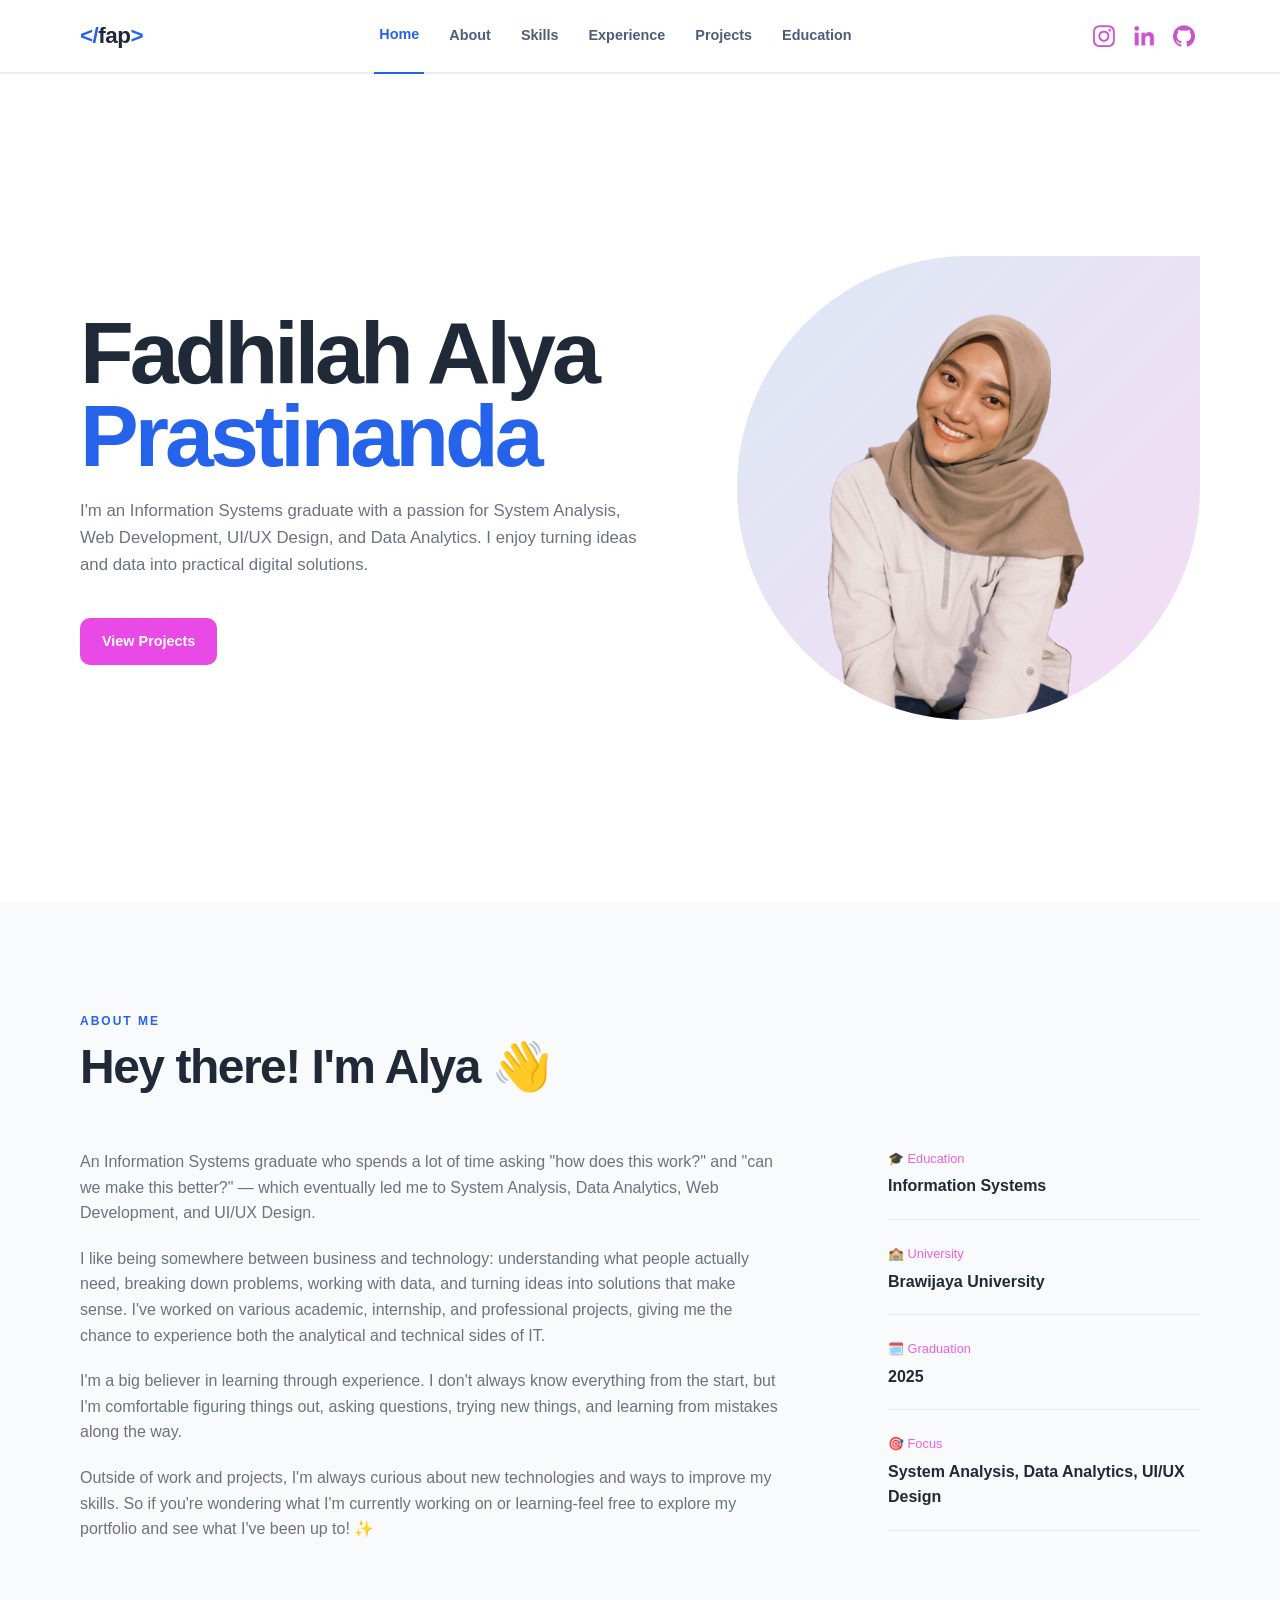
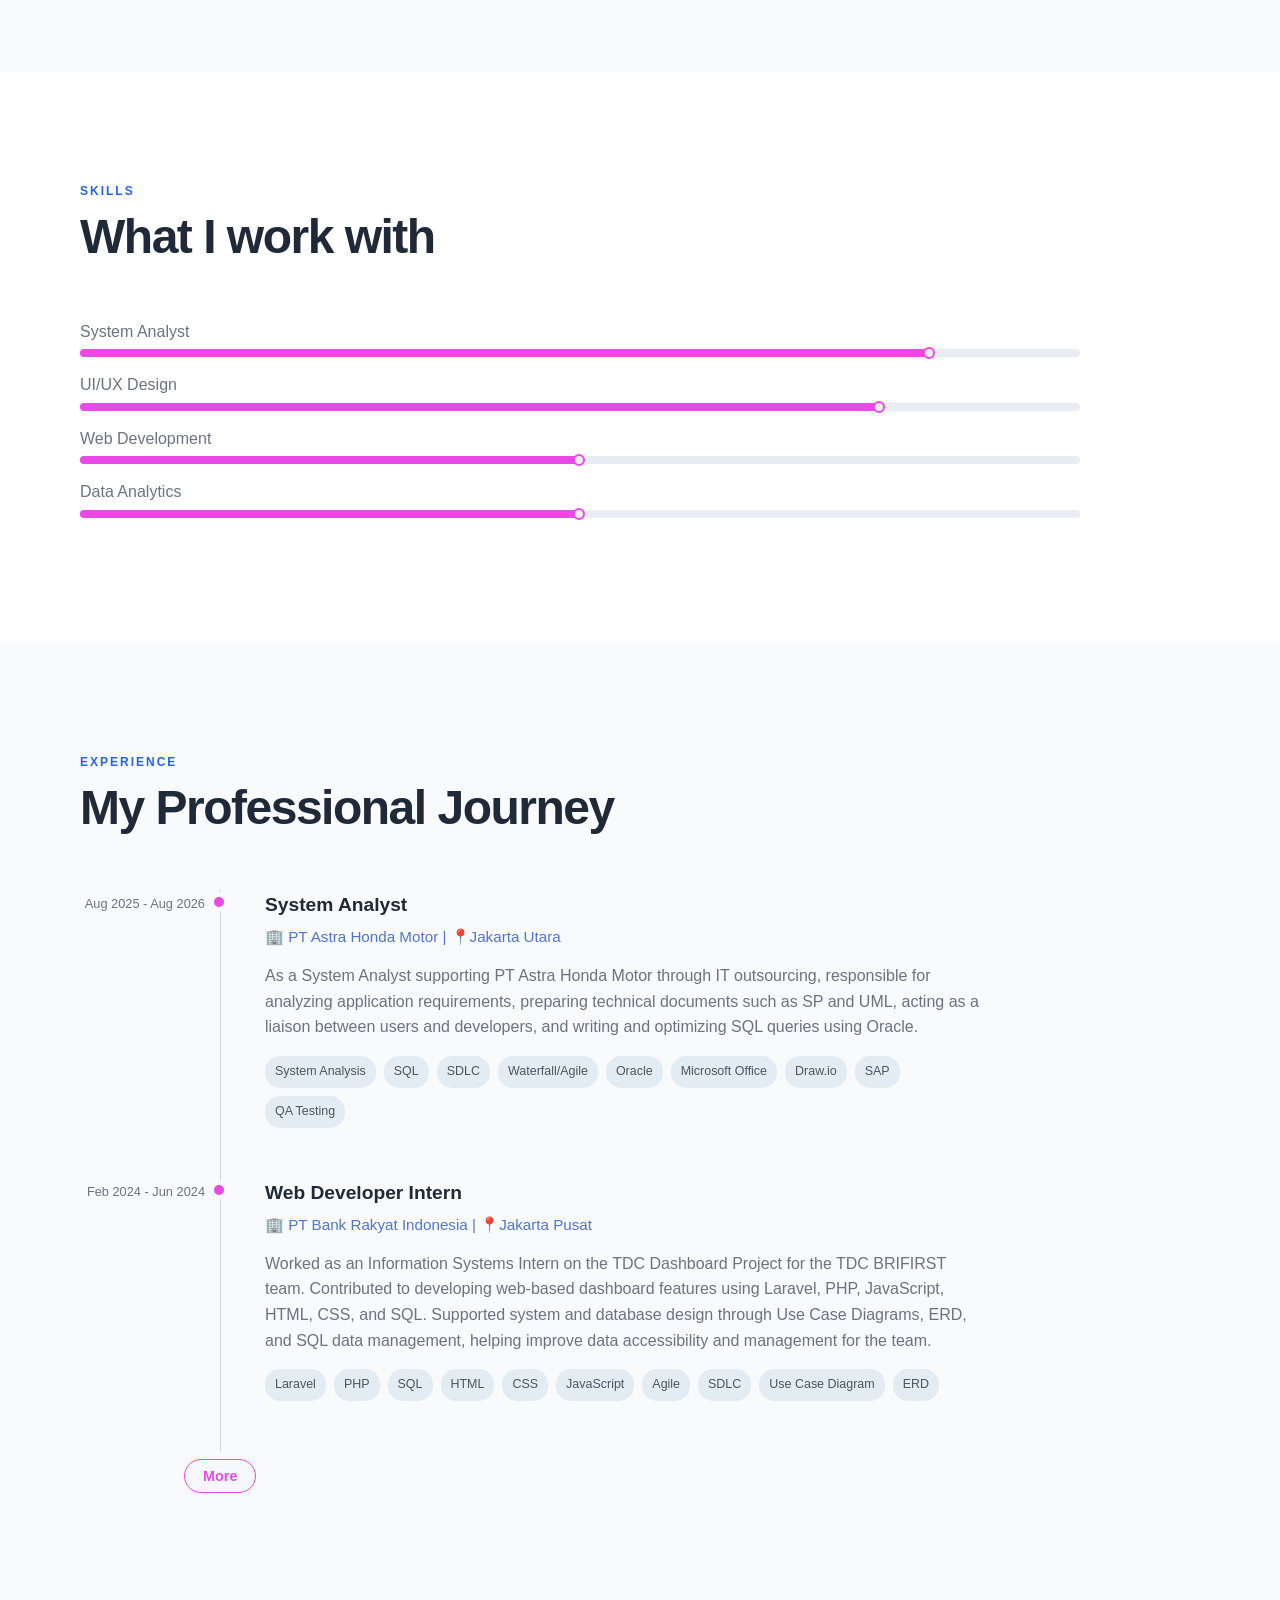
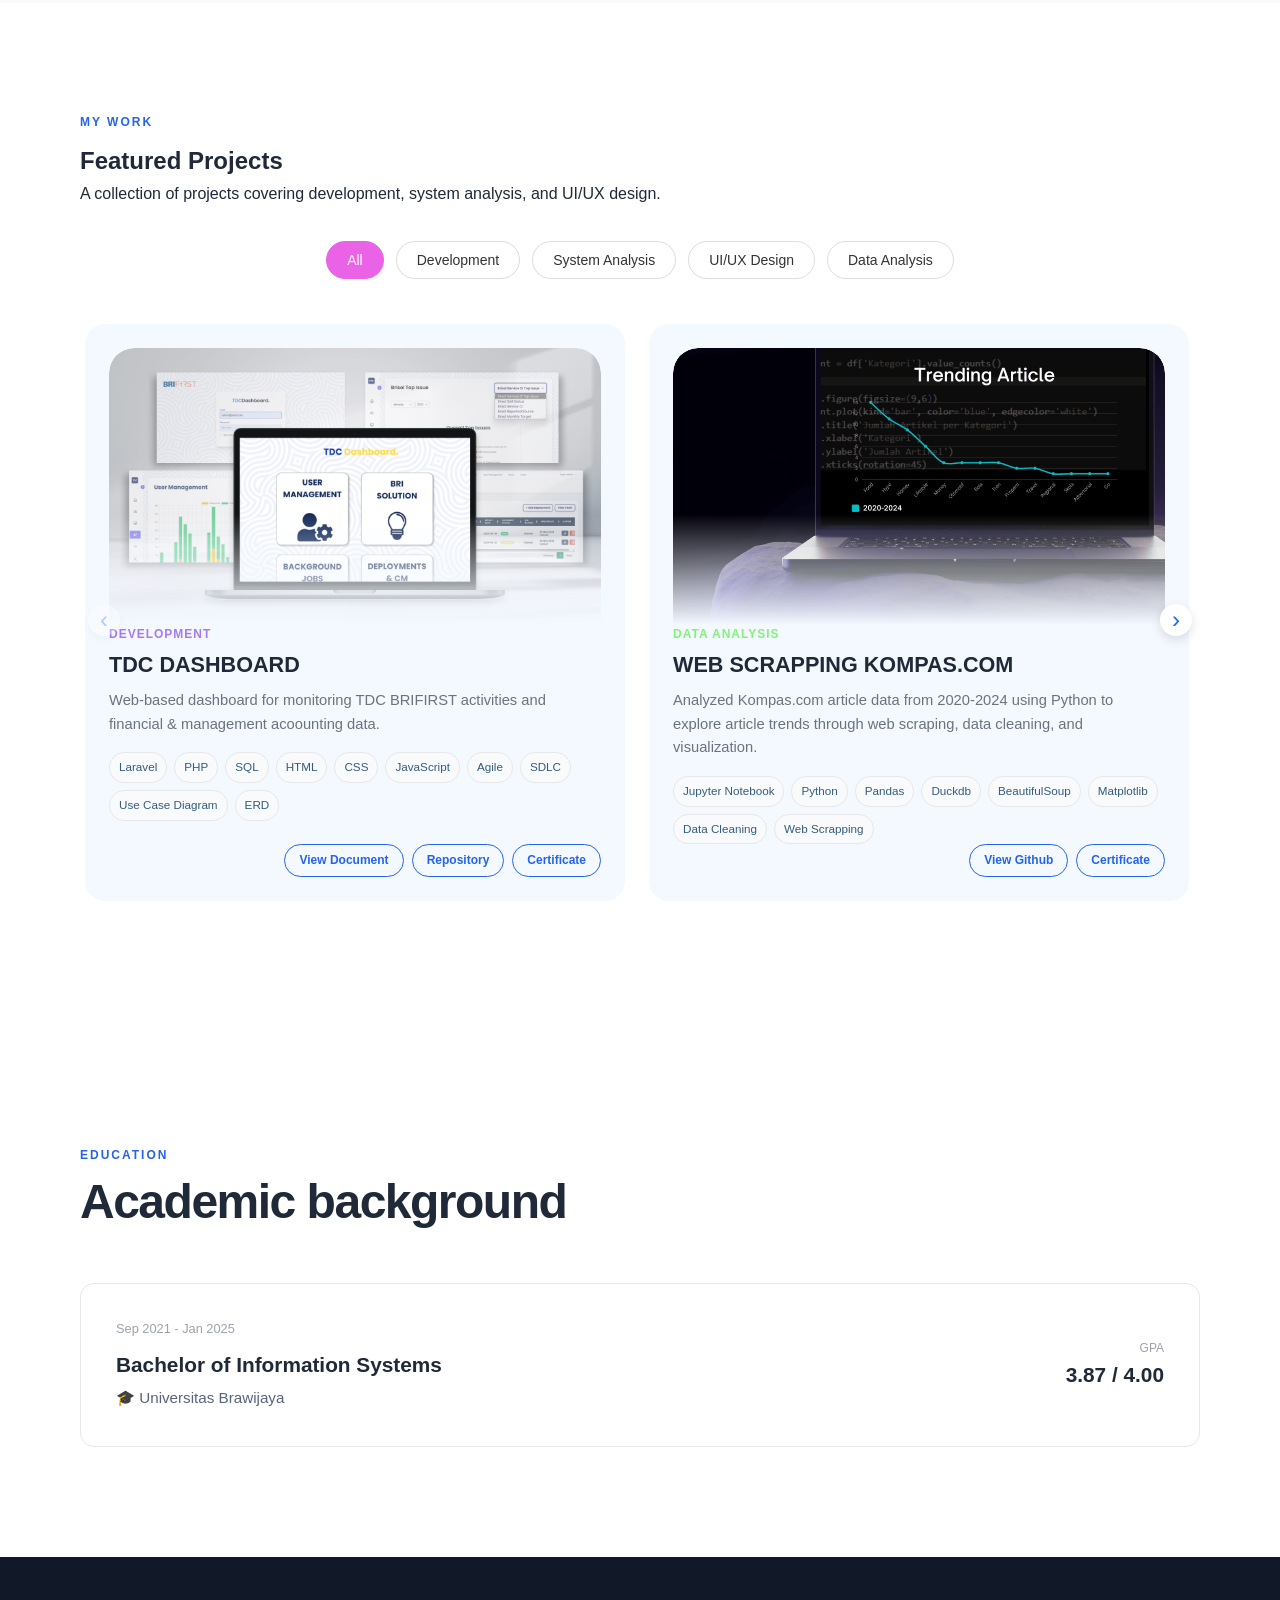
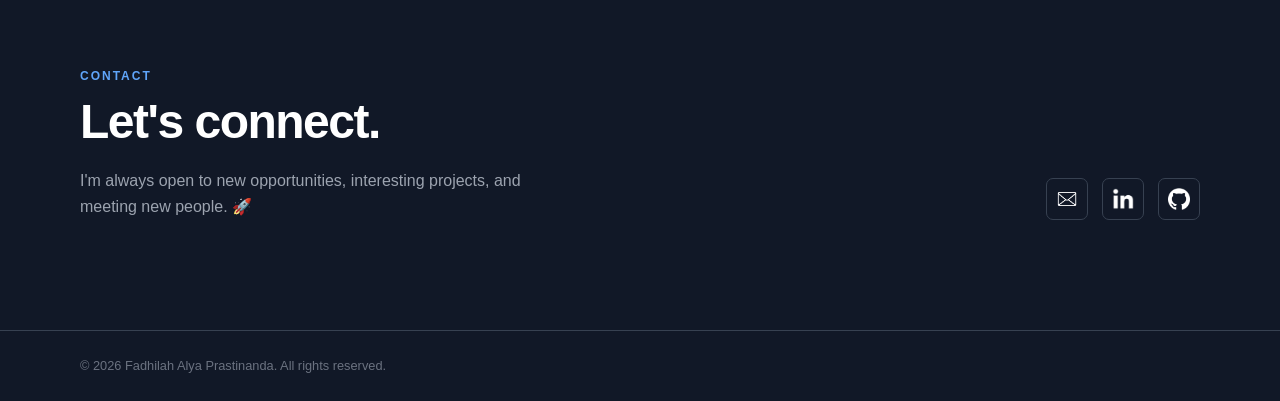
<file: index.html>
<!DOCTYPE html>
<html lang="en">

<head>
    <meta charset="UTF-8">
    <meta name="viewport" content="width=device-width, initial-scale=1.0">
    <meta name="description" content="Fadhilah Alya Prastinanda - System Analyst Portfolio">
    <title>Fadhilah Alya Prastinanda</title>
    <link rel="stylesheet" href="css/style.css">
</head>


<Alya>


    <!-- =====================================================
         NAVBAR
    ====================================================== -->


    <header class="navbar">
        <div class="container nav-container">
            <!-- <a href="#home" class="logo">Alya<span>.</span></a> -->
            <a href="#home" class="logo">
                <span>&lt;/</span>fap<span>&gt;</span>
            </a>

            <div class="mobile-dropdown" id="mobileDropdown">

                <nav class="nav-menu" id="navMenu">
                    <a href="#home" class="active">Home</a>
                    <a href="#about">About</a>
                    <a href="#skills">Skills</a>
                    <a href="#experience">Experience</a>
                    <a href="#projects">Projects</a>
                    <a href="#education">Education</a>
                </nav>

                <div class="social-links">
                    <a href="https://www.instagram.com/fadhilalpr/" target="_blank" rel="noopener noreferrer"
                        class="nav-icon" aria-label="Instagram">
                        <img src="assets/icons/ig.png" alt="Instagram">
                    </a>

                    <a href="https://www.linkedin.com/in/fadhilalpr/" target="_blank" rel="noopener noreferrer"
                        class="nav-icon" aria-label="LinkedIn">
                        <img src="assets/icons/linkedin.png" alt="LinkedIn">
                    </a>

                    <a href="https://github.com/fadhilalpr24" target="_blank" rel="noopener noreferrer" class="nav-icon"
                        aria-label="GitHub">
                        <img src="assets/icons/github.png" alt="GitHub">
                    </a>

                </div>
            </div>


            <button class="menu-toggle" id="menuToggle" aria-label="Toggle navigation">
                ☰
            </button>
        </div>
    </header>



    <!-- =====================================================
         MAIN CONTENT
    ====================================================== -->

    <main>
        <!-- =================================================
             HERO
        ================================================== -->

        <section class="hero" id="home">
            <div class="container hero-container">
                <div class="hero-content">
                    <h1>
                        Fadhilah Alya
                        <span>Prastinanda</span>
                    </h1>
                    <p class="hero-description">
                        I'm an Information Systems graduate with a passion for System Analysis, Web
                        Development, UI/UX Design, and Data Analytics. I enjoy turning ideas and data into practical
                        digital solutions.
                    </p>

                    <div class="hero-buttons">
                        <a href="#projects" class="btn btn-primary">
                            View Projects
                        </a>
                    </div>
                </div>


                <!-- PROFILE -->

                <div class="hero-visual">
                    <div class="profile-card">
                        <div class="hero-image">
                            <img src="assets/images/profile/edit3.png" alt="Fadhilah Alya">
                        </div>

                    </div>
                </div>
            </div>
        </section>



        <!-- =================================================
             ABOUT
        ================================================== -->

        <section class="section about" id="about">
            <div class="container">
                <div class="section-heading">
                    <p class="section-label">ABOUT ME</p>
                    <h2>Hey there! I'm Alya 👋</h2>
                </div>
                <div class="about-grid">


                    <!-- ABOUT TEXT -->

                    <div class="about-text">
                        <div class="about-highlights">
                            <p>
                                An Information Systems graduate who spends a lot of time asking "how does this work?"
                                and "can we make this better?" — which eventually led me to System Analysis, Data
                                Analytics, Web Development, and UI/UX Design.
                            </p>
                            <p>
                                I like being somewhere between business and technology: understanding what people
                                actually need, breaking down problems, working with data, and turning ideas into
                                solutions that make sense. I've worked on various academic, internship, and professional
                                projects, giving me the chance to experience both the analytical and technical sides of
                                IT.
                            </p>
                            <p>
                                I'm a big believer in learning through experience. I don't always know everything from
                                the start, but I'm comfortable figuring things out, asking questions, trying new things,
                                and learning from mistakes along the way.
                            </p>
                            <p>
                                Outside of work and projects, I'm always curious about new technologies and ways to
                                improve my skills. So if you're wondering what I'm currently working on or learning-feel
                                free to explore my portfolio and see what I've been up to! ✨
                            </p>
                        </div>
                    </div>


                    <!-- ABOUT INFORMATION -->

                    <div class="about-details">
                        <div class="detail-item">
                            <span>🎓 Education</span>
                            <strong>Information Systems</strong>
                        </div>
                        <div class="detail-item">
                            <span>🏫 University</span>
                            <strong>Brawijaya University</strong>
                        </div>
                        <div class="detail-item">
                            <span>🗓️ Graduation</span>
                            <strong>2025</strong>
                        </div>
                        <div class="detail-item">
                            <span>🎯 Focus</span>
                            <strong>System Analysis, Data Analytics, UI/UX Design</strong>
                        </div>
                    </div>
                </div>
            </div>
        </section>

        <!-- =================================================
             SKILLS
        ================================================== -->

        <section class="section skills" id="skills">
            <div class="container">
                <div class="section-heading">
                    <p class="section-label">SKILLS</p>
                    <h2>What I work with</h2>
                </div>

                <section class="skills-section" id="skills">

                    <div class="skill-item">
                        <div class="skill-info">
                            <span>System Analyst</span>
                            <!-- <p>75%</p> -->
                        </div>
                        <div class="skill-bar">
                            <div class="skill-progress" style="--progress: 85%" data-progress="85%"></div>
                        </div>
                    </div>

                    <div class="skill-item">
                        <div class="skill-info">
                            <span>UI/UX Design</span>

                        </div>
                        <div class="skill-bar">
                            <div class="skill-progress" style="--progress: 80%" data-progress="80%"></div>
                        </div>
                    </div>

                    <div class="skill-item">
                        <div class="skill-info">
                            <span>Web Development</span>
                        </div>
                        <div class="skill-bar">
                            <div class="skill-progress" style="--progress: 50%" data-progress="50%"></div>
                        </div>
                    </div>

                    <div class="skill-item">
                        <div class="skill-info">
                            <span>Data Analytics</span>
                        </div>
                        <div class="skill-bar">
                            <div class="skill-progress" style="--progress: 50%" data-progress="50%"></div>
                        </div>
                    </div>
                </section>
            </div>
        </section>


        <!-- =================================================
             EXPERIENCE
        ================================================== -->

        <section class="section experience" id="experience">
            <div class="container">
                <div class="section-heading">
                    <p class="section-label">EXPERIENCE</p>
                    <h2>My Professional Journey</h2>
                </div>

                <div class="timeline">

                    <!-- EXPERIENCE 1 -->
                    <article class="timeline-item">
                        <div class="timeline-date">
                            Aug 2025 - Aug 2026
                        </div>

                        <div class="timeline-content">
                            <h3>System Analyst</h3>
                            <h4>🏢 PT Astra Honda Motor | 📍Jakarta Utara</h4>
                            <p>
                                As a System Analyst supporting PT Astra Honda Motor through IT outsourcing, responsible
                                for analyzing application requirements, preparing technical documents such as SP and
                                UML, acting as a liaison between users and developers, and writing and optimizing SQL
                                queries using Oracle.

                            </p>

                            <div class="tags">
                                <span>System Analysis</span>
                                <span>SQL</span>
                                <span>SDLC</span>
                                <span>Waterfall/Agile</span>
                                <span>Oracle</span>
                                <span>Microsoft Office</span>
                                <span>Draw.io</span>
                                <span>SAP</span>
                                <span>QA Testing</span>
                            </div>
                        </div>
                    </article>

                    <!-- EXPERIENCE 2 -->
                    <article class="timeline-item">

                        <div class="timeline-date">
                            Feb 2024 - Jun 2024
                        </div>
                        <div class="timeline-content">
                            <h3>Web Developer Intern</h3>
                            <h4>🏢 PT Bank Rakyat Indonesia | 📍Jakarta Pusat</h4>
                            <p>
                                Worked as an Information Systems Intern on the TDC Dashboard Project for the TDC
                                BRIFIRST team. Contributed to developing web-based dashboard features using Laravel,
                                PHP, JavaScript, HTML, CSS, and SQL. Supported system and database design through Use
                                Case Diagrams, ERD, and SQL data management, helping improve data accessibility and
                                management for the team.
                            </p>

                            <div class="tags">
                                <span>Laravel</span>
                                <span>PHP</span>
                                <span>SQL</span>
                                <span>HTML</span>
                                <span>CSS</span>
                                <span>JavaScript</span>
                                <span>Agile</span>
                                <span>SDLC</span>
                                <span>Use Case Diagram</span>
                                <span>ERD</span>
                            </div>
                        </div>
                    </article>

                    <!-- EXPERIENCE 3 -->
                    <article class="timeline-item">
                        <div class="timeline-date">
                            Aug 2023 - Dec 2023
                        </div>
                        <div class="timeline-content">
                            <h3>Database Administration Practicum Assistant</h3>
                            <h4>🏫 Faculty of Computer Science | 📍Malang</h4>
                            <p>
                                Served as a Database Administration Practicum Assistant for 40 students, supporting
                                practical learning activities and helping students understand and apply fundamental
                                database concepts through hands-on exercises.
                            </p>

                            <div class="tags">
                                <span>IBM DB2</span>
                                <span>DBMS</span>
                                <span>Data Movement</span>
                                <span>Concurrency</span>
                                <span>Locking</span>
                                <span>Database Security</span>
                                <span>Backup</span>
                                <span>Recovery</span>
                            </div>
                        </div>
                    </article>

                    <!-- EXPERIENCE 4 -->
                    <article class="timeline-item">
                        <div class="timeline-date">
                            Feb 2023 - May 2023
                        </div>

                        <div class="timeline-content">
                            <h3>Database Basics Lab Assistant</h3>
                            <h4>🏫 Faculty of Computer Science | 📍Malang</h4>
                            <p>
                                Served as a Practicum Assistant for 30 students, assisting with learning activities and
                                covering fundamental topics such as SQL, Entity Relationship Diagrams (ERD), Data
                                Definition Language (DDL), and Data Manipulation Language (DML).
                            </p>

                            <div class="tags">
                                <span>MySQL</span>
                                <span>ERD</span>
                                <span>DDL</span>
                                <span>DML</span>
                                <span>Subquery</span>
                                <span>Join Table</span>
                                <span>Union</span>
                                <span>Sub Query</span>
                            </div>
                        </div>
                    </article>
                </div>
                <button class="more-btn" id="experienceMore">
                    More
                </button>
            </div>
        </section>



        <!-- =================================================
             PROJECTS
        ================================================== -->

        <section id="projects" class="projects section">
            <div class="container">
                <div class="section-header">
                    <p class="section-label">MY WORK</p>
                    <h2>Featured Projects</h2>
                    <p>
                        A collection of projects covering development, system analysis,
                        and UI/UX design.
                    </p>
                </div>

                <!-- Project Filter -->
                <div class="project-filters">
                    <button class="filter-btn active" data-filter="all">
                        All
                    </button>

                    <button class="filter-btn" data-filter="development">
                        Development
                    </button>

                    <button class="filter-btn" data-filter="system-analysis">
                        System Analysis
                    </button>

                    <button class="filter-btn" data-filter="uiux">
                        UI/UX Design
                    </button>

                    <button class="filter-btn" data-filter="data">
                        Data Analysis
                    </button>


                </div>

                <!-- Project Cards -->
                <div class="projects-slider">

                    <button class="scroll-btn scroll-left" id="scrollLeft">
                        ‹
                    </button>

                    <div class="projects-grid">

                        <!-- Development -->
                        <div class="project-card" data-category="development">

                            <div class="project-content">

                                <div class="project-image">
                                    <img src="assets/images/tdc.jpg" alt="TDC Dashboard">
                                </div>


                                <p class="project-category" data-category="development">
                                    DEVELOPMENT
                                </p>
                                <h3>TDC DASHBOARD</h3>

                                <p>Web-based dashboard for monitoring TDC BRIFIRST activities and
                                    financial & management acoounting data.
                                </p>

                                <div class="project-tags">
                                    <span>Laravel</span>
                                    <span>PHP</span>
                                    <span>SQL</span>
                                    <span>HTML</span>
                                    <span>CSS</span>
                                    <span>JavaScript</span>
                                    <span>Agile</span>
                                    <span>SDLC</span>
                                    <span>Use Case Diagram</span>
                                    <span>ERD</span>
                                </div>

                                <div class="project-links">
                                    <a href="https://drive.google.com/file/d/1sFbezyhj0JxYI9TUnlEROBoibQ_0fAYO/view?usp=sharing"
                                        class="project-link" target="_blank">
                                        View Document
                                    </a>

                                    <a href="https://github.com/fadhilalpr24/dashboard_brifirst" class="project-link"
                                        target="_blank">
                                        Repository
                                    </a>
                                    <a href="https://drive.google.com/file/d/1JDRHrOMrpyfXaCxSPbDBIClA7gKBFx8R/view?usp=sharing"
                                        class="project-link" target="_blank">
                                        Certificate
                                    </a>
                                </div>


                            </div>
                        </div>


                        <!-- Data -->
                        <div class="project-card" data-category="data">

                            <div class="project-content">

                                <div class="project-image">
                                    <img src="assets/images/scrapping.png" alt="scrapping">
                                </div>

                                <p class="project-category" data-category="data">
                                    DATA ANALYSIS
                                </p>

                                <h3>WEB SCRAPPING KOMPAS.COM</h3>

                                <p>
                                    Analyzed Kompas.com article data from 2020-2024 using Python to explore article
                                    trends through web scraping, data cleaning, and visualization.

                                </p>

                                <div class="project-tags">
                                    <span>Jupyter Notebook</span>
                                    <span>Python</span>
                                    <span>Pandas</span>
                                    <span>Duckdb</span>
                                    <span>BeautifulSoup</span>
                                    <span>Matplotlib</span>
                                    <span>Data Cleaning</span>
                                    <span>Web Scrapping</span>
                                </div>


                                <div class="project-links">
                                    <a href="https://github.com/fadhilalpr24/web_scraping_kompas" class="project-link"
                                        target="_blank">
                                        View Github
                                    </a>
                                    <a href="https://drive.google.com/file/d/1Vis0rEyRhQQ7fUFkH5Zy-Ja1YY5Iw_G8/view?usp=sharing"
                                        class="project-link" target="_blank">
                                        Certificate
                                    </a>


                                </div>

                            </div>
                        </div>


                        <!-- System Analysis -->
                        <div class="project-card" data-category="system-analysis">

                            <div class="project-content">

                                <div class="project-image">
                                    <img src="assets/images/escapade.png" alt="escapade">
                                </div>


                                <p class="project-category" data-category="system-analysis">
                                    SYSTEM ANALYSIS
                                </p>

                                <h3>ESCAPADE</h3>

                                <p>
                                    Tourism platform system analysis project covering
                                    business requirements, system requirements, user stories,
                                    and system design documentation.
                                </p>

                                <div class="project-tags">
                                    <span>BRD</span>
                                    <span>SRS</span>
                                    <span>UML</span>
                                    <span>System Design</span>
                                </div>

                                <div class="project-links">
                                    <a href="https://drive.google.com/file/d/15w1-strdh1e9hk86h_f4LsysBgJyuncQ/view?usp=sharing"
                                        class="project-link" target="_blank">
                                        View Document
                                    </a>
                                </div>

                            </div>
                        </div>



                        <!-- UI/UX -->
                        <div class="project-card" data-category="uiux">

                            <div class="project-content">

                                <div class="project-image">
                                    <img src="assets/images/livetix.jpg" alt="escapade">
                                </div>

                                <p class="project-category" data-category="uiux">
                                    UI/UX DESIGN
                                </p>

                                <h3>LIVETIX</h3>

                                <p>
                                    LiveTix is a mobile intermediary platform designed to make it easier for users to
                                    discover and enjoy concerts, festivals, and other events based on their interests.


                                </p>

                                <div class="project-tags">
                                    <span>Figma</span>
                                    <span>UI Design</span>
                                    <span>UX Design</span>
                                </div>


                                <div class="project-links">

                                    <a href="https://www.figma.com/proto/H6oGViRxxwIbecq8XgGhkf/livetix?type=design&node-id=68-1320&t=UoOklNlWi8w0r5Hy-1&scaling=scale-down&page-id=0%3A1"
                                        class="project-link" target="_blank" rel="noopener noreferrer">
                                        View Prototype
                                    </a>
                                </div>

                            </div>
                        </div>

                        <!-- UI/UX -->
                        <div class="project-card" data-category="uiux">

                            <div class="project-content">

                                <div class="project-image">
                                    <img src="assets/images/mentory.jpg" alt="escapade">
                                </div>

                                <p class="project-category" data-category="uiux">
                                    UI/UX DESIGN
                                </p>

                                <h3>MENTORY</h3>

                                <p>
                                    Mentory is a service designed to connect mentors with students through a mobile
                                    application, with a focus on technology and information-related learning.

                                </p>

                                <div class="project-tags">
                                    <span>Figma</span>
                                    <span>UI Design</span>
                                    <span>UX Design</span>
                                    <span>User Acceptance Testing</span>
                                </div>


                                <div class="project-links">
                                    <a href="https://www.figma.com/proto/l07UF0tRtUoucmetqIfSlW/Mentory---PUX-Kelompok-7?node-id=104-28&starting-point-node-id=105%3A906&scaling=scale-down&t=t2rqvGK3t5hEiqqU-1"
                                        class="project-link" target="_blank" rel="noopener noreferrer">
                                        View Prototype
                                    </a>
                                </div>

                            </div>
                        </div>

                        <!-- UI/UX -->
                        <div class="project-card" data-category="uiux">

                            <div class="project-content">

                                <div class="project-image">
                                    <img src="assets/images/laundry.png" alt="escapade">
                                </div>

                                <p class="project-category" data-category="uiux">
                                    UI/UX DESIGN
                                </p>

                                <h3>LAUNDRY MOBILE APP</h3>

                                <p>
                                    A mobile laundry service application designed to improve customer-business
                                    communication. Developed for a national competition at Universitas Dinamika and
                                    selected as a Top 10 finalist.
                                </p>

                                <div class="project-tags">
                                    <span>Figma</span>
                                    <span>UI Design</span>
                                    <span>UX Design</span>
                                    <span>User Acceptance Testing</span>
                                </div>


                                <div class="project-links">

                                    <a href="https://www.figma.com/proto/lNM78TuYIIO2zei9Duxp4w/Incredible-bismillah?node-id=40-3099&starting-point-node-id=40%3A3099&scaling=scale-down"
                                        class="project-link" target="_blank" rel="noopener noreferrer">
                                        View Prototype
                                    </a>
                                    <a href="https://drive.google.com/file/d/1g0VDrmTQu2LSjD3zzlmxNtV19mm1fzpB/view?usp=sharing"
                                        class="project-link" target="_blank">
                                        Certificate
                                    </a>
                                </div>

                            </div>
                        </div>


                    </div>

                    <button class="scroll-btn scroll-right" id="scrollRight">
                        ›
                    </button>

                </div>
            </div>

        </section>



        <!-- =================================================
             EDUCATION
        ================================================== -->

        <section class="section education" id="education">
            <div class="container">
                <div class="section-heading">

                    <p class="section-label">
                        EDUCATION
                    </p>
                    <h2>Academic background</h2>
                </div>


                <div class="education-card">

                    <div>
                        <p class="education-year">Sep 2021 - Jan 2025</p>
                        <h3>Bachelor of Information Systems</h3>
                        <h4>🎓 Universitas Brawijaya</h4>
                    </div>


                    <div class="education-result">
                        <span>GPA</span>
                        <strong>3.87 / 4.00</strong>
                    </div>

                </div>

            </div>

        </section>



        <!-- =================================================
             CONTACT
        ================================================== -->

        <section class="section contact" id="contact">

            <div class="container">


                <div class="contact-container">


                    <div class="section-heading">

                        <p class="section-label">
                            CONTACT
                        </p>

                        <h2>
                            Let's connect.
                        </h2>

                        <p>
                            I'm always open to new opportunities, interesting projects, and meeting new people. 🚀
                        </p>

                    </div>


                    <div class="contact-links">

                        <a href="mailto:fadhilahalyaprastinanda24@gmail.com" class="contact-icon" aria-label="Email">
                            <img src="assets/icons/email.png" alt="Email">
                            <span>Email</span>
                        </a>

                        <a href="https://www.linkedin.com/in/fadhilalpr/" target="_blank" rel="noopener noreferrer"
                            class="contact-icon" aria-label="LinkedIn">
                            <img src="assets/icons/linkedin.png" alt="LinkedIn">
                            <span>LinkedIn</span>
                        </a>

                        <a href="https://github.com/fadhilalpr24" target="_blank" rel="noopener noreferrer"
                            class="contact-icon" aria-label="GitHub">
                            <img src="assets/icons/github.png" alt="GitHub">
                            <span>GitHub</span>
                        </a>
                    </div>
                </div>
            </div>
        </section>
    </main>



    <!-- =====================================================
         FOOTER
    ====================================================== -->

    <footer class="footer">

        <div class="container">

            <p>
                ©
                <span id="currentYear"></span>
                Fadhilah Alya Prastinanda.
                All rights reserved.
            </p>

        </div>

    </footer>



    <!-- =====================================================
         JAVASCRIPT
    ====================================================== -->

    <script src="js/script.js"></script>

    </body>

</html>
</file>
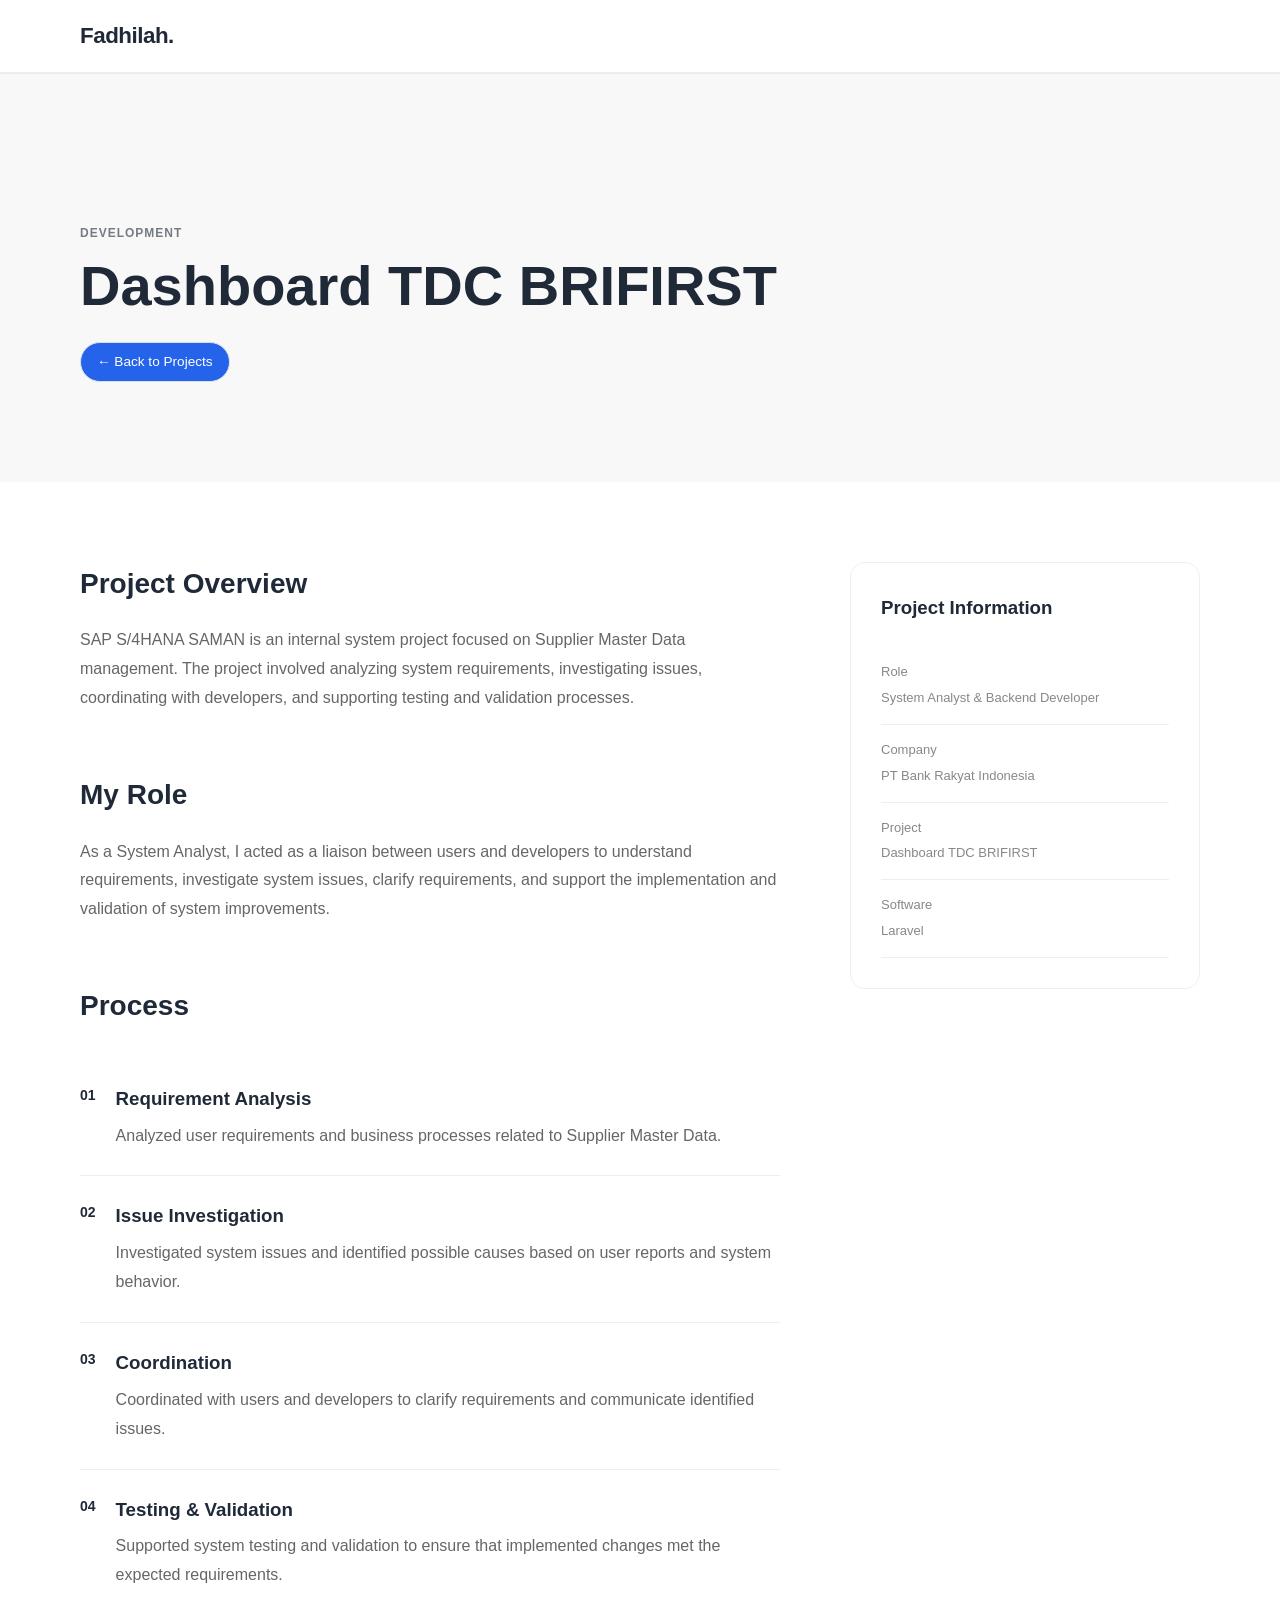
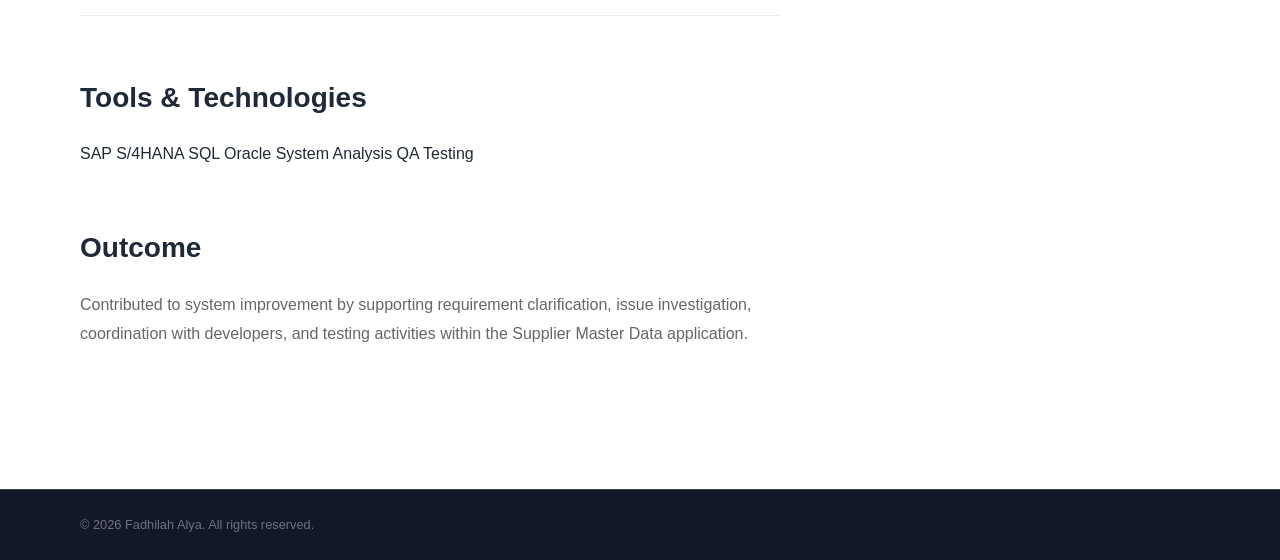
<file: projects/Development/tdc-bri.html>
<!DOCTYPE html>
<html lang="en">

<head>
    <meta charset="UTF-8">
    <meta name="viewport" content="width=device-width, initial-scale=1.0">

    <title>Dashboard TDC BRIFIRST | Fadhilah Alya</title>

    <link rel="stylesheet" href="../../css/style.css">
</head>

<body>

    <!-- ==================== NAVBAR ==================== -->
    <nav class="navbar">
        <div class="container nav-container">

            <a href="../../index.html" class="logo">
                Fadhilah.
            </a>



        </div>
    </nav>


    <!-- ==================== PROJECT HERO ==================== -->
    <section class="project-detail-hero">

        <div class="container">
            
            <span class="project-category" style="display: block; margin-bottom: 12px;">
                DEVELOPMENT
            </span>

            <h1>Dashboard TDC BRIFIRST</h1>

            <a href="../../index.html#projects" class="back-link"
                style="display: inline-block; margin-bottom: 20px; padding: 8px 16px; border: 1px solid #d9e2ec; border-radius: 20px; background: #2563eb; color: #ffffff; font-size: 0.85rem; font-weight: 500; text-decoration: none;">
                ← Back to Projects
            </a>

        </div>
    </section>


    <!-- ==================== PROJECT DETAIL ==================== -->
    <section class="project-detail">
        <div class="container">

            <div class="project-detail-grid">

                <!-- ==================== MAIN CONTENT ==================== -->
                <main class="project-main">

                    <!-- Overview -->
                    <section class="detail-section">
                        <h2>Project Overview</h2>

                        <p>
                            SAP S/4HANA SAMAN is an internal system project
                            focused on Supplier Master Data management.
                            The project involved analyzing system requirements,
                            investigating issues, coordinating with developers,
                            and supporting testing and validation processes.
                        </p>
                    </section>


                    <!-- My Role -->
                    <section class="detail-section">
                        <h2>My Role</h2>

                        <p>
                            As a System Analyst, I acted as a liaison between
                            users and developers to understand requirements,
                            investigate system issues, clarify requirements,
                            and support the implementation and validation
                            of system improvements.
                        </p>
                    </section>


                    <!-- Process -->
                    <section class="detail-section">
                        <h2>Process</h2>

                        <div class="process-list">

                            <div class="process-item">
                                <span class="process-number">01</span>

                                <div>
                                    <h3>Requirement Analysis</h3>

                                    <p>
                                        Analyzed user requirements and
                                        business processes related to
                                        Supplier Master Data.
                                    </p>
                                </div>
                            </div>


                            <div class="process-item">
                                <span class="process-number">02</span>

                                <div>
                                    <h3>Issue Investigation</h3>

                                    <p>
                                        Investigated system issues and
                                        identified possible causes based
                                        on user reports and system behavior.
                                    </p>
                                </div>
                            </div>


                            <div class="process-item">
                                <span class="process-number">03</span>

                                <div>
                                    <h3>Coordination</h3>

                                    <p>
                                        Coordinated with users and developers
                                        to clarify requirements and communicate
                                        identified issues.
                                    </p>
                                </div>
                            </div>


                            <div class="process-item">
                                <span class="process-number">04</span>

                                <div>
                                    <h3>Testing & Validation</h3>

                                    <p>
                                        Supported system testing and validation
                                        to ensure that implemented changes met
                                        the expected requirements.
                                    </p>
                                </div>
                            </div>

                        </div>
                    </section>


                    <!-- Tools & Technologies -->
                    <section class="detail-section">
                        <h2>Tools & Technologies</h2>

                        <div class="tech-list">

                            <span class="tech-tag">
                                SAP S/4HANA
                            </span>

                            <span class="tech-tag">
                                SQL
                            </span>

                            <span class="tech-tag">
                                Oracle
                            </span>

                            <span class="tech-tag">
                                System Analysis
                            </span>

                            <span class="tech-tag">
                                QA Testing
                            </span>

                        </div>
                    </section>


                    <!-- Outcome -->
                    <section class="detail-section">
                        <h2>Outcome</h2>

                        <p>
                            Contributed to system improvement by supporting
                            requirement clarification, issue investigation,
                            coordination with developers, and testing
                            activities within the Supplier Master Data
                            application.
                        </p>
                    </section>

                </main>


                <!-- ==================== SIDEBAR ==================== -->
                <aside class="project-sidebar">

                    <div class="sidebar-card">

                        <h3>Project Information</h3>


                        <div class="info-item">

                            <span class="info-label">
                                Role
                            </span>

                            <span class="info-value">
                                System Analyst & Backend Developer
                            </span>

                        </div>


                        <div class="info-item">

                            <span class="info-label">
                                Company
                            </span>

                            <span class="info-value">
                                PT Bank Rakyat Indonesia
                            </span>

                        </div>


                        <div class="info-item">

                            <span class="info-label">
                                Project
                            </span>

                            <span class="info-value">
                                Dashboard TDC BRIFIRST
                            </span>

                        </div>


                        <div class="info-item">

                            <span class="info-label">
                                Software
                            </span>

                            <span class="info-value">
                                Laravel
                            </span>

                        </div>

                    </div>


                    <!-- <a href="../../index.html#projects" class="back-project">
                        ← Back to Projects
                    </a> -->

                </aside>

            </div>

        </div>
    </section>


    <!-- ==================== FOOTER ==================== -->
    <footer class="footer">

        <div class="container">

            <p>
                © 2026 Fadhilah Alya. All rights reserved.
            </p>

        </div>

    </footer>


    <script src="../../js/script.js"></script>

</body>

</html>
</file>
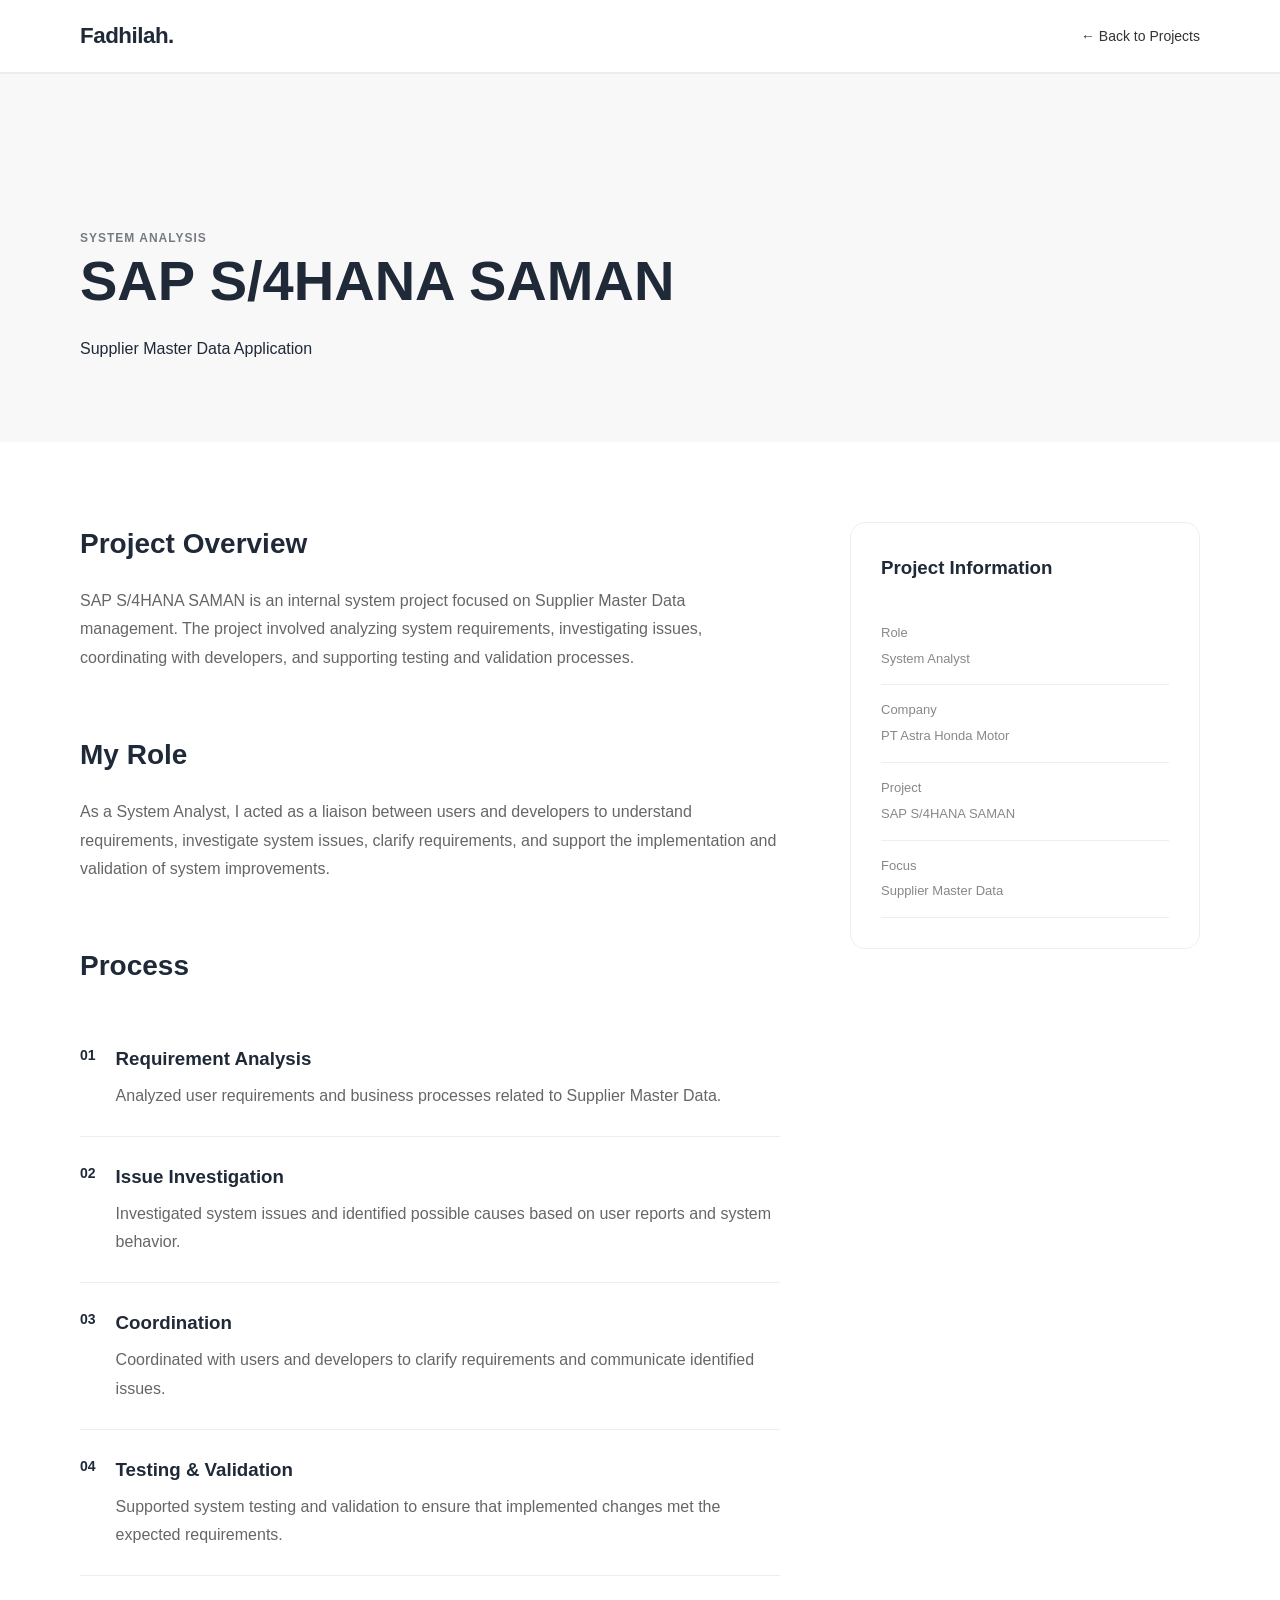
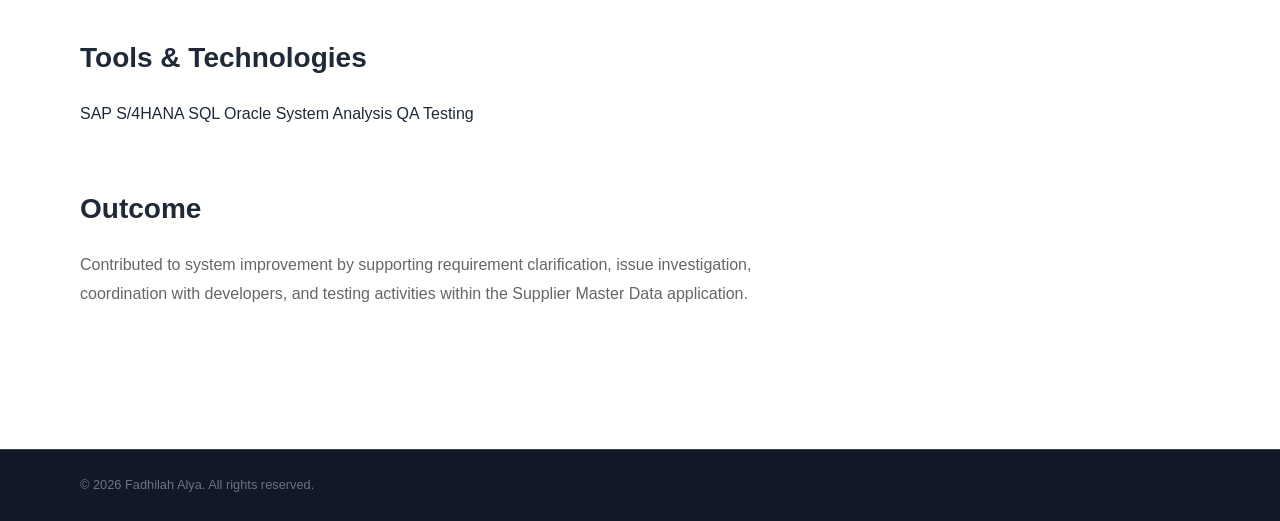
<file: projects/SA/sap-saman.html>
<!DOCTYPE html>
<html lang="en">
<head>
    <meta charset="UTF-8">
    <meta name="viewport" content="width=device-width, initial-scale=1.0">

    <title>SAP S/4HANA SAMAN | Fadhilah Alya</title>

    <link rel="stylesheet" href="../../css/style.css">
</head>

<body>

    <!-- ==================== NAVBAR ==================== -->
    <nav class="navbar">
        <div class="container nav-container">

            <a href="../../index.html" class="logo">
                Fadhilah.
            </a>

            <a href="../../index.html#projects" class="back-link">
                ← Back to Projects
            </a>

        </div>
    </nav>


    <!-- ==================== PROJECT HERO ==================== -->
    <section class="project-detail-hero">
        <div class="container">

            <span class="project-category">
                SYSTEM ANALYSIS
            </span>

            <h1>SAP S/4HANA SAMAN</h1>

            <p>
                Supplier Master Data Application
            </p>

        </div>
    </section>


    <!-- ==================== PROJECT DETAIL ==================== -->
    <section class="project-detail">
        <div class="container">

            <div class="project-detail-grid">

                <!-- ==================== MAIN CONTENT ==================== -->
                <main class="project-main">

                    <!-- Overview -->
                    <section class="detail-section">
                        <h2>Project Overview</h2>

                        <p>
                            SAP S/4HANA SAMAN is an internal system project
                            focused on Supplier Master Data management.
                            The project involved analyzing system requirements,
                            investigating issues, coordinating with developers,
                            and supporting testing and validation processes.
                        </p>
                    </section>


                    <!-- My Role -->
                    <section class="detail-section">
                        <h2>My Role</h2>

                        <p>
                            As a System Analyst, I acted as a liaison between
                            users and developers to understand requirements,
                            investigate system issues, clarify requirements,
                            and support the implementation and validation
                            of system improvements.
                        </p>
                    </section>


                    <!-- Process -->
                    <section class="detail-section">
                        <h2>Process</h2>

                        <div class="process-list">

                            <div class="process-item">
                                <span class="process-number">01</span>

                                <div>
                                    <h3>Requirement Analysis</h3>

                                    <p>
                                        Analyzed user requirements and
                                        business processes related to
                                        Supplier Master Data.
                                    </p>
                                </div>
                            </div>


                            <div class="process-item">
                                <span class="process-number">02</span>

                                <div>
                                    <h3>Issue Investigation</h3>

                                    <p>
                                        Investigated system issues and
                                        identified possible causes based
                                        on user reports and system behavior.
                                    </p>
                                </div>
                            </div>


                            <div class="process-item">
                                <span class="process-number">03</span>

                                <div>
                                    <h3>Coordination</h3>

                                    <p>
                                        Coordinated with users and developers
                                        to clarify requirements and communicate
                                        identified issues.
                                    </p>
                                </div>
                            </div>


                            <div class="process-item">
                                <span class="process-number">04</span>

                                <div>
                                    <h3>Testing & Validation</h3>

                                    <p>
                                        Supported system testing and validation
                                        to ensure that implemented changes met
                                        the expected requirements.
                                    </p>
                                </div>
                            </div>

                        </div>
                    </section>


                    <!-- Tools & Technologies -->
                    <section class="detail-section">
                        <h2>Tools & Technologies</h2>

                        <div class="tech-list">

                            <span class="tech-tag">
                                SAP S/4HANA
                            </span>

                            <span class="tech-tag">
                                SQL
                            </span>

                            <span class="tech-tag">
                                Oracle
                            </span>

                            <span class="tech-tag">
                                System Analysis
                            </span>

                            <span class="tech-tag">
                                QA Testing
                            </span>

                        </div>
                    </section>


                    <!-- Outcome -->
                    <section class="detail-section">
                        <h2>Outcome</h2>

                        <p>
                            Contributed to system improvement by supporting
                            requirement clarification, issue investigation,
                            coordination with developers, and testing
                            activities within the Supplier Master Data
                            application.
                        </p>
                    </section>

                </main>


                <!-- ==================== SIDEBAR ==================== -->
                <aside class="project-sidebar">

                    <div class="sidebar-card">

                        <h3>Project Information</h3>


                        <div class="info-item">

                            <span class="info-label">
                                Role
                            </span>

                            <span class="info-value">
                                System Analyst
                            </span>

                        </div>


                        <div class="info-item">

                            <span class="info-label">
                                Company
                            </span>

                            <span class="info-value">
                                PT Astra Honda Motor
                            </span>

                        </div>


                        <div class="info-item">

                            <span class="info-label">
                                Project
                            </span>

                            <span class="info-value">
                                SAP S/4HANA SAMAN
                            </span>

                        </div>


                        <div class="info-item">

                            <span class="info-label">
                                Focus
                            </span>

                            <span class="info-value">
                                Supplier Master Data
                            </span>

                        </div>

                    </div>


                    <!-- <a href="../../index.html#projects" class="back-project">
                        ← Back to Projects
                    </a> -->

                </aside>

            </div>

        </div>
    </section>


    <!-- ==================== FOOTER ==================== -->
    <footer class="footer">

        <div class="container">

            <p>
                © 2026 Fadhilah Alya. All rights reserved.
            </p>

        </div>

    </footer>


    <script src="../../js/script.js"></script>

</body>
</html>
</file>
<file: css/style.css>
/* =========================
   RESET
========================= */

* {
    margin: 0;
    padding: 0;
    box-sizing: border-box;
}

html {
    scroll-behavior: smooth;
}

body {
    font-family: Arial, Helvetica, sans-serif;
    line-height: 1.6;
    color: #1f2937;
    background: #ffffff;
}

a {
    text-decoration: none;
    color: inherit;
}

button {
    font-family: inherit;
}

.container {
    width: min(1120px, 90%);
    margin: 0 auto;
}


/* =========================
   NAVBAR
========================= */

.navbar {
position: sticky;
top: 0;
z-index: 1000;
background: rgba(255, 255, 255, 0.95);
border-bottom: 2px solid #ebedf2;
backdrop-filter: blur(10px);
}


.nav-container {
height: 72px;
display: flex;
align-items: center;
justify-content: space-between;
position: relative;
}

.logo {
font-size: 1.4rem;
font-weight: 700;
letter-spacing: -0.5px;
flex-shrink: 0;
}

.logo span {
color: #2563eb;
}


/* Desktop navbar */
.mobile-dropdown {
    display: flex;
    align-items: center;
    flex: 1;
    justify-content: flex-end;
    gap: 30px;
    margin-left: 30px;
}

/* .social-links {
    display: flex;
    align-items: center;
    gap: 10px;
} */


.nav-menu {
display: flex;
align-items: center;
justify-content: center;
    gap: 20px;
    margin: 0 auto;
}

.nav-menu a {
font-size: 0.9rem;
color: #4d5d7b;
padding: 25px 5px;
font-weight: 600;
transition: all 0.3s ease;
white-space: nowrap;
}

.nav-menu a.active {
color: #2563eb;
font-weight: 600;
border-bottom: 2px solid #2563eb;
border-radius: 0;
}

.nav-menu a:hover {
color: #2563eb;
}

/* Social media paling kanan */
.social-links {
    display: flex;
    align-items: center;
    gap: 10px;
    flex-shrink: 0;
}

.nav-icon img {
width: 32px;
height: 32px;
object-fit: contain;
display: block;
padding: 3px 5px;
filter: brightness(0) 
saturate(100%) invert(50%) sepia(35%) 
saturate(1100%) hue-rotate(250deg) 
brightness(85%) contrast(95%);
}

.menu-toggle {
display: none;
border: none;
background: none;
font-size: 1.5rem;
cursor: pointer;
}







/* =========================
   HERO
========================= */

.hero {
    min-height: calc(100vh - 72px);
    display: flex;
    align-items: center;
    padding: 80px 0;
}

.hero-container {
    display: grid;
    grid-template-columns: 1.1fr 0.9fr;
    gap: 90px;
    align-items: center;
}

.hero h1 {
    margin-bottom: 20px;
    font-size: clamp(3rem, 7vw, 5.5rem);
    line-height: 0.95;
    letter-spacing: -4px;
}

.hero h1 span {
    color: #2563eb;
}

.hero h2 {
    margin-bottom: 20px;
    font-size: 1.4rem;
    font-weight: 500;
    color: #4b5563;
}

.hero-description {
    max-width: 650px;
    margin-bottom: 25px;
    font-size: 1.05rem;
    color: #6b7280;
}

.hero-buttons {
    display: flex;
    gap: 14px;
    flex-wrap: wrap;
}


/* =========================
   BUTTONS
========================= */

.btn {
    display: inline-flex;
    align-items: center;
    justify-content: center;

    padding: 12px 22px;

    border-radius: 10px;

    font-size: 0.9rem;
    font-weight: 600;

    transition: all 0.2s ease;
}

.btn-primary {
    color: #ffffff;
    /* background: #2563eb; */
    background: #e949e4;
    margin-top: 15px;
}

.btn-primary:hover {
    /* background: #1d4ed8; */
    background: rgb(213, 73, 209);
    transform: translateY(-2px);
}

.btn-secondary {
    color: #1f2937;
    border: 1px solid #d1d5db;
}

.btn-secondary:hover {
    border-color: #2563eb;
    color: #2563eb;
}


/* =========================
   PROFILE CARD
========================= */

.hero-visual {
    display: flex;
    justify-content: center;
    /* width: auto; */
}




/* =========================
   BULETTIN
========================= */

.skills-section {
    width: 100%;
    max-width: 1000px;
    margin: 0;
    box-sizing: border-box;
}

.skill-info span {
    font-size: 1.00rem;
    color: #6b7280;
}

.skill-item {
    margin-bottom: 15px;
}

.skill-info {
    display: flex;
    justify-content: space-between;
    align-items: center;
    margin-bottom: 5px;
    font-size: 14px;
    color: #333;
}

.skill-bar {
    width: 100%;
    height: 8px;
    background-color: #e8edf3;
    border-radius: 10px;
    overflow: visible;
}

.skill-progress {
    width: var(--progress);
    height: 100%;
    background-color: #4e76cc;
    background-color: #e949e4;
    border-radius: 10px;
    position: relative;
}

.skill-progress::after {
    content: "";
    position: absolute;
    right: -5px;
    top: 50%;
    transform: translateY(-50%);
    width: 12px;
    height: 12px;
    background-color: #eaedef;
    border: 2.5px solid #547da8;
    border: 2.5px solid #e949e4;
    border-radius: 50%;
    box-sizing: border-box;
}

.skill-progress::before {
    content: attr(data-progress);
    position: absolute;
    right: -20px;
    bottom: 10px;
    /* background: #547da8; */
    color: #547da8;
    font-size: 15px;
    padding: 4px;
    border-radius: 4px;
    opacity: 0;
    visibility: hidden;
    transition: 0.2s ease;
    white-space: nowrap;
}

.skill-progress:hover::before {
    opacity: 1;
    visibility: visible;
}

.skill-progress::after {
    cursor: pointer;
}


/* =========================
   SECTION
========================= */

.section {
    padding: 110px 0;
}

.section-heading {
    max-width: 700px;
    margin-bottom: 55px;
}

.section-label {
    margin-bottom: 10px;

    font-size: 0.75rem;
    font-weight: 700;
    letter-spacing: 2px;

    color: #2563eb;
}

.section-heading h2 {
    font-size: clamp(2rem, 4vw, 3rem);
    line-height: 1.1;
    letter-spacing: -1.5px;
}


/* =========================
   ABOUT
========================= */

.about {
    background: #f9fafb;
}

.about-grid {
    display: grid;
    grid-template-columns: 1.4fr 0.6fr;
    gap: 80px;
}

.about-text {
    max-width: 700px;
}

.about-text p {
    margin-bottom: 20px;

    color: #6b7280;
}

.about-details {
    display: flex;
    flex-direction: column;
    gap: 24px;
}

.detail-item {
    padding-bottom: 20px;

    border-bottom: 1px solid #e5e7eb;
}

.detail-item span {
    display: block;

    margin-bottom: 4px;

    font-size: 0.8rem;
    color: #ea62e5;
}

.detail-item strong {
    font-size: 1rem;
}


/* =========================
   SKILLS
========================= */

.skills-grid {
    display: grid;
    grid-template-columns: repeat(2, 1fr);
    gap: 24px;
}

.skill-category {
    position: relative;
    padding: 30px;
    border: 1px solid #e5e7eb;
    border-radius: 15px;
    background: #ffffff;
    overflow: hidden;
    transition: all 0.3s ease;
}

/* TOP ACCENT */
.skill-category::before {
    content: "";
    position: absolute;

    top: 0;
    left: 0;

    width: 100%;
    height: 4px;

}

.skill-category h3 {
    margin-bottom: 20px;
    font-size: 1.1rem;
    color: #2b4e6c;
}

.skill-list {
    display: flex;
    flex-wrap: wrap;
    gap: 8px;
}

.skill-list span {
    display: inline-block;
    padding: 6px 10px;
    border-radius: 15px;
    font-size: 0.78rem;
    transition: all 0.25s ease;
}

/* =========================
   SYSTEM ANALYSIS
========================= */

.skill-analysis::before {
    background: #dbeafe;
}

.skill-analysis .skill-list span {
    background: #eff6ff;
    color: #355C7D;
}

.skill-analysis .skill-list span:hover {
    background: #dbeafe;
}

/* =========================
   DEVELOPMENT
========================= */

.skill-development::before {
    background: #ede9fe;
}



.skill-development .skill-list span {
    background: #f5f3ff;
    color: #466F8F;
}

.skill-development .skill-list span:hover {
    background: #ede9fe;
}

/* =========================
   DATABASE
========================= */

.skill-database::before {
    background: #d1fae5;
}


.skill-database .skill-list span {
    background: #ecfdf5;
    color: #527D94;
}

.skill-database .skill-list span:hover {
    background: #d1fae5;
}

/* =========================
   DESIGN & DATA
========================= */

.skill-design::before {
    background: #ffedd5;
}


.skill-design .skill-list span {
    background: #fff7ed;
    color: #668CA8;
}

.skill-design .skill-list span:hover {
    background: #ffedd5;
}

/* =========================
   EXPERIENCE
========================= */

.experience {
    background: #f9fafb;
}

.timeline {
    position: relative;

    max-width: 900px;
}

.timeline::before {
    content: "";

    position: absolute;
    top: 0;
    bottom: 0;
    left: 140px;

    width: 1px;

    background: #d1d5db;
}

.timeline-item {
    position: relative;
    display: grid;
    grid-template-columns: 140px 1fr;
    gap: 45px;
    padding-bottom: 50px;

    overflow: hidden;
    max-height: 1000px;
    opacity: 1;
    transform: translateY(0);
    transition:
        max-height 0.5s ease,
        opacity 0.4s ease,
        transform 0.4s ease,
        padding-bottom 0.5s ease;
}

.timeline-item.hidden {
    max-height: 0;
    opacity: 0;
    transform: translateY(-10px);
    padding-bottom: 0;
    pointer-events: none;
}


.timeline-date {
    padding-top: 4px;
    padding-right: 15px;
    font-size: 0.8rem;
    color: #6b7280;

    text-align: right;
}

.timeline-content {
    position: relative;
}

.timeline-content::before {
    content: "";
    position: absolute;
    left: -51px;
    top: 7px;
    width: 10px;
    height: 10px;
    border-radius: 50%;
    background: #e949e4;
    box-shadow: 0 0 0 5px #f9fafb;
}

.timeline-content h3 {
    margin-bottom: 4px;

    font-size: 1.2rem;
}

.timeline-content h4 {
    margin-bottom: 14px;

    font-size: 0.95rem;
    font-weight: 500;

    color: #4e76cc;
}

.timeline-content p {
    margin-bottom: 16px;

    color: #6b7280;
}

.tags span {
    display: inline-block;
    padding: 6px 10px;
    border-radius: 15px;
    background: #e4ecf3;
    font-size: 0.78rem;
    color: #4b5563;
}


/* experience-more */

.more-btn {
    display: none;
    margin: 8px 0 0 104px;
    padding: 8px 18px;
    border-radius: 20px;
    background: #f5f9ff;
    color: #e949e4;
    font-size: 0.9rem;
    font-weight: 600;
    cursor: pointer;
    transition: all 0.3s ease;
    border: 0.1px solid #e949e4;
}

.more-btn:hover {
    background: #ffeffe;
    box-shadow: 0 2px 6px rgba(37, 99, 235, 0.12);
}

.tags {
    display: flex;
    flex-wrap: wrap;
    gap: 8px;
}


/* =========================
   PROJECTS
========================= */

/* =========================
   PROJECT SLIDER
========================= */

.projects-slider {
    position: relative;
    width: 100%;
}

.projects-grid {
    display: flex;
    gap: 24px;
    overflow-x: auto;
    overflow-y: hidden;
    padding: 10px 5px 25px;
    scroll-behavior: smooth;
    scrollbar-width: none;
    width: 100%;
}

.projects-grid::-webkit-scrollbar {
    display: none;
}


/* =========================
   SCROLL BUTTONS
========================= */

.scroll-btn {
    position: absolute;
    top: 50%;
    transform: translateY(-50%);
    z-index: 10;

    width: 32px;
    height: 32px;

    border: none;
    border-radius: 50%;

    background: #ffffff;
    color: #2563eb;

    font-size: 24px;
    font-weight: 400;
    line-height: 1;

    display: flex;
    align-items: center;
    justify-content: center;

    cursor: pointer;

    box-shadow: 0 4px 12px rgba(0, 0, 0, 0.12);

    transition: all 0.25s ease;
}

.scroll-btn:hover {
    background: #2563eb;
    color: #ffffff;
}

.scroll-left {
    left: 8px;
}

.scroll-right {
    right: 8px;
}


/* =========================
   PROJECT CARD
========================= */

.project-card {
    flex: 0 0 540px;
    min-height: 520px;

    border-radius: 20px;
    background: #f4f9ff;

    overflow: hidden;

    transition:
        transform 0.35s ease,
        box-shadow 0.35s ease,
        opacity 0.35s ease;
}

.project-card:hover {
    transform: translateY(-4px);
    box-shadow: 0 15px 35px rgba(0, 0, 0, 0.08);
}

.project-card.hidden {
    opacity: 0;
    transform: translateY(10px);
    pointer-events: none;
}


/* =========================
   PROJECT CONTENT
========================= */

.project-content {
    display: flex;
    flex-direction: column;

    height: 100%;
    min-height: 520px;

    padding: 24px;
}


/* =========================
   PROJECT IMAGE / PREVIEW
========================= */

.project-image {
    position: relative;
    overflow: hidden;
    border-radius: 25px 25px 0 0;
}

.project-image img {
    width: 100%;
    height: 100%;
    border-radius: 25px 25px 0 0;
    object-fit: contain;
    display: block;
    transition: transform 0.3s ease;
    -webkit-mask-image: linear-gradient(to bottom,
            black 60%,
            transparent 100%);
    mask-image: linear-gradient(to bottom,
            black 60%,
            transparent 100%);
}

.project-card:hover .project-image img {
    transform: scale(1.02);
}


/* =========================
   PROJECT CATEGORY
========================= */

.project-category {
    width: fit-content;
    margin: 0 0 8px 0;
    font-size: 0.72rem;
    font-weight: 700;
    letter-spacing: 0.08em;
}


/* Category colors */

.project-category[data-category="uiux"] {
    color: #eb9c25;
}

.project-category[data-category="data"] {
    color: #3ceb25;
}

.project-category[data-category="development"] {
    color: #7725eb;
}

.project-category[data-category="system-analysis"] {
    color: #2599eb;
}


/* =========================
   PROJECT TITLE
========================= */

.project-content h3 {
    margin: 0 0 10px;

    font-size: 1.35rem;
    line-height: 1.25;
}


/* =========================
   PROJECT DESCRIPTION
========================= */

.project-content>p:not(.project-category) {
    margin: 0 0 16px;

    color: #6b7280;

    font-size: 0.92rem;
    line-height: 1.6;

    max-width: 95%;
}


/* =========================
   PROJECT TAGS
========================= */

.project-tags {
    display: flex;
    flex-wrap: wrap;
    gap: 7px;
}

.project-tags span {
    padding: 5px 9px;

    border-radius: 15px;

    background: #f8fafc;
    color: #355c7d;

    font-size: 0.73rem;

    border: 1px solid #e7e7e7;
}


/* =========================
   PROJECT LINKS
========================= */

.project-links {
    display: flex;
    justify-content: flex-end;
    gap: 8px;

    margin-top: auto;
    /* padding-top: 22px; */
}

.project-link {
    display: inline-block;

    padding: 6px 14px;

    border: 1px solid #2563eb;
    border-radius: 20px;

    color: #2563eb;

    text-decoration: none;

    font-size: 12px;
    font-weight: 600;

    transition: all 0.25s ease;
}

.project-link:hover {
    background-color: #2563eb;
    color: #ffffff;
}


/* =========================
   RESPONSIVE
========================= */

@media (max-width: 768px) {

    .project-card {
        flex: 0 0 85vw;
        min-height: 500px;
    }

    .project-content {
        min-height: 500px;
        padding: 20px;
    }

    .project-image {
        height: 155px;
    }

}

@media (max-width: 480px) {

    .project-card {
        flex: 0 0 88vw;
    }

    .project-image {
        height: auto;
    }

    .project-links {
    display: flex;
    flex-wrap: wrap;
    gap: 8px;
    padding-top: 15px;
    }

    .project-links a {
    white-space: nowrap;
    }

    .more-btn{
        margin: 0;
    }

}


/* =========================
   CONTACT
========================= */

.contact {
    background: #111827;
    color: #ffffff;
}

.contact-container {
    display: flex;
    justify-content: space-between;
    align-items: flex-end;
    gap: 50px;
}

.contact .section-heading {
    margin-bottom: 0;
}

.contact .section-label {
    color: #60a5fa;
}

.contact .section-heading>p:last-child {
    max-width: 500px;
    margin-top: 20px;
    color: #9ca3af;
}

.contact-links {
    display: flex;
    align-items: center;
    gap: 16px;

}

.contact-icon {
    position: relative;

    width: 42px;
    height: 42px;

    display: flex;
    align-items: center;
    justify-content: center;

    border: 1px solid #374151;
    border-radius: 7px;
    
    box-sizing: border-box;
}

.contact-icon img {
    width: 24px;
    height: 24px;
    object-fit: contain;
    display: block;
    
    
}

.contact-icon span {
    position: absolute;
    bottom: 32px;
    left: 50%;
    transform: translateX(-50%) translateY(5px);

    padding: 5px 9px;
    border-radius: 6px;
    background: #e949e4;
    color: #ffffff;

    font-size: 0.75rem;
    white-space: nowrap;

    opacity: 0;
    visibility: hidden;
    transition:
        opacity 0.2s ease,
        transform 0.2s ease;
        
}

.contact-icon:hover span {
    opacity: 1;
    visibility: visible;
    transform: translateX(-50%) translateY(0);
}


/* =========================
   FOOTER
========================= */

.footer {
    padding: 25px 0;

    background: #111827;

    border-top: 1px solid #374151;

    color: #6b7280;

    font-size: 0.8rem;
}





/* =========================
   EDUCATION
========================= */

.education-card {
    display: flex;
    justify-content: space-between;
    align-items: center;

    gap: 30px;

    padding: 35px;

    border: 1px solid #e5e7eb;
    border-radius: 14px;
}

.education-year {
    margin-bottom: 8px;

    font-size: 0.8rem;
    color: #9ca3af;
}

.education-card h3 {
    margin-bottom: 5px;

    font-size: 1.3rem;
}

.education-card h4 {
    font-size: 0.95rem;
    font-weight: 500;

    color: #58637c;
}

.education-result {
    display: flex;
    flex-direction: column;

    text-align: right;
}

.education-result span {
    font-size: 0.75rem;

    color: #9ca3af;
}

.education-result strong {
    font-size: 1.3rem;
}


/* =========================
   EDUCATION RESPONSIVE
========================= */

@media (max-width: 600px) {

    .education-card {
        flex-direction: column;
        align-items: flex-start;
    }

    .education-result {
        text-align: left;
    }

}

/* =========================
   PROJECT FILTER
========================= */

.project-filters {
    display: flex;
    justify-content: center;
    flex-wrap: wrap;
    gap: 12px;
    margin: 35px 0;
}

.filter-btn {
    padding: 10px 20px;
    border: 1px solid #ddd;
    background: white;
    color: #333;
    border-radius: 25px;
    cursor: pointer;
    font-size: 14px;
    transition: all 0.3s ease;
}

.filter-btn:hover {
    border-color: #ea62e5;

}

.filter-btn.active {
    /* background: #111; */
    background: #ea62e5;
    color: white;
    border-color: #ea62e5;
}


/* =========================
   PROJECT CATEGORY
========================= */

.project-category {
    font-size: 12px;
    font-weight: 600;
    letter-spacing: 1px;
    margin-bottom: 8px;
    opacity: 0.6;
}


/* =========================
   MOBILE
========================= */

@media (max-width: 768px) {

    .project-filters {
        gap: 8px;
    }

    .filter-btn {
        padding: 8px 15px;
        font-size: 13px;
    }

}


/* =========================
   PROJECT DETAIL
========================= */

.project-detail-hero {
    padding: 150px 0 80px;
    background: #f8f8f8;
}

.project-detail-category {
    font-size: 13px;
    font-weight: 600;
    letter-spacing: 1.5px;
    margin-bottom: 15px;
}

.project-detail-hero h1 {
    font-size: 56px;
    line-height: 1.1;
    margin-bottom: 25px;
}

.project-detail-intro {
    max-width: 700px;
    font-size: 18px;
    line-height: 1.7;
    color: #666;
}

.project-detail-tags,
.project-tools {
    display: flex;
    flex-wrap: wrap;
    gap: 10px;
    margin-top: 25px;
}

.project-detail-tags span,
.project-tools span {
    padding: 8px 14px;
    border: 1px solid #ddd;
    border-radius: 20px;
    font-size: 13px;
}


/* =========================
   PROJECT CONTENT
========================= */

.project-detail {
    padding: 80px 0;
}

.project-detail-grid {
    display: grid;
    grid-template-columns: minmax(0, 2fr) minmax(250px, 1fr);
    gap: 70px;
}

.project-main section {
    margin-bottom: 60px;
}

.project-main h2 {
    font-size: 28px;
    margin-bottom: 20px;
}

.project-main p {
    color: #666;
    line-height: 1.8;
}

.project-main ul {
    margin-top: 20px;
    padding-left: 20px;
}

.project-main li {
    margin-bottom: 12px;
    color: #555;
    line-height: 1.6;
}


/* =========================
   PROCESS
========================= */

.process-list {
    margin-top: 30px;
}

.process-item {
    display: flex;
    gap: 20px;
    padding: 25px 0;
    border-bottom: 1px solid #eee;
}

.process-item>span {
    font-size: 14px;
    font-weight: 600;
}

.process-item h3 {
    margin-bottom: 8px;
}

.process-item p {
    margin: 0;
}


/* =========================
   SIDEBAR
========================= */

.project-sidebar {
    position: relative;
}

.sidebar-card {
    position: sticky;
    top: 100px;
    padding: 30px;
    border: 1px solid #eee;
    border-radius: 15px;
}

.sidebar-card h3 {
    margin-bottom: 25px;
}

.info-item {
    display: flex;
    flex-direction: column;
    gap: 5px;
    padding: 15px 0;
    border-bottom: 1px solid #eee;
}

.info-item span {
    font-size: 13px;
    color: #888;
}

.info-item strong {
    font-size: 14px;
}


/* =========================
   BACK LINK
========================= */

.back-link {
    color: #333;
    text-decoration: none;
    font-size: 14px;
}

.back-link:hover {
    text-decoration: underline;
}


/* =========================
   RESPONSIVE
========================= */

@media (max-width: 768px) {

    .project-detail-hero {
        padding: 120px 0 60px;
    }

    .project-detail-hero h1 {
        font-size: 40px;
    }

    .project-detail-grid {
        grid-template-columns: 1fr;
        gap: 40px;
    }

    .sidebar-card {
        position: static;
    }

}

.profile-card {
    width: auto;
    overflow: hidden;
    /* border-radius: 24px; */
}

.hero-image {
    width: 100%;
    overflow: hidden;
    /* border-radius: 50%; */
    border-radius: 50% 0 50% 50%;
    background: linear-gradient(135deg, #dce8f5, #f5dcf4);
    overflow: hidden;
}

.hero-image img {
    width: 100%;
    height: auto;
    display: block;
}

.profile-info {
    padding: 20px;
}

.profile-info strong,
.profile-info span {
    display: block;
}

.social-links {
    display: flex !important;
    flex-direction: row !important;
    align-items: center;
    gap: 8px;
    white-space: nowrap;
    justify-content: center;
}

.social-links a {
    display: inline !important;
    text-decoration: none;
    font-size: 14px;
}

.social-links span {
    display: inline !important;
}


/* .contact footer */

.contact-links {
    display: flex;
    align-items: center;
    gap: 14px;
}

.contact-links a {
    display: flex;
    align-items: center;
    justify-content: center;
}

.contact-links img {
    width: 22px;
    height: 22px;
    object-fit: contain;
    filter: brightness(0) invert(1);
}

.contact-links a:hover img {
    transform: translateY(-2px);
    opacity: 0.75;
}

/* =========================
   RESPONSIVE
========================= */

@media (max-width: 800px) {

    .mobile-dropdown {
        display: none;
        position: absolute;
        top: 74px;
        right: 0;
        width: 100%;
        box-sizing: border-box;

        flex-direction: column;
        align-items: center;

        background: #ffffff;
        border-bottom: 1px solid #e5e7eb;
        padding: 20px 20px 10px;
        gap: 15px;
    }

    .mobile-dropdown.active {
        display: flex;
    }

    .nav-menu {
        position: static;
        display: flex;
        flex-direction: column;
        align-items: center;
        gap: 10px;
    }

    .social-links {
        display: flex;
        justify-content: center;
        gap: 15px;
        margin-top: 10px;
    }

    .menu-toggle {
        display: block;
    }

    .hero-container {
        grid-template-columns: 1fr;
        gap: 40px;
    }

    .hero {
        padding: 40px 0;

    }

    .hero-visual {
        order: -1;
    }


    .about-grid {
        grid-template-columns: 1fr;

        gap: 50px;
    }


    .skills-grid {
        grid-template-columns: 1fr;
    }


    .contact-container {
        flex-direction: column;
        align-items: flex-start;
    }

}


@media (max-width: 600px) {

    .section {
        padding: 80px 0;
    }

    .hero h1 {
        font-size: 3.2rem;

        letter-spacing: -2px;
    }

    .hero h2 {
        font-size: 1.15rem;
    }

    .timeline::before {
        display: none;
    }

    .timeline-item {
        display: block;
    }

    .timeline-date {
        margin-bottom: 10px;

        text-align: left;
    }

    .timeline-content::before {
        display: none;
    }

}
</file>
